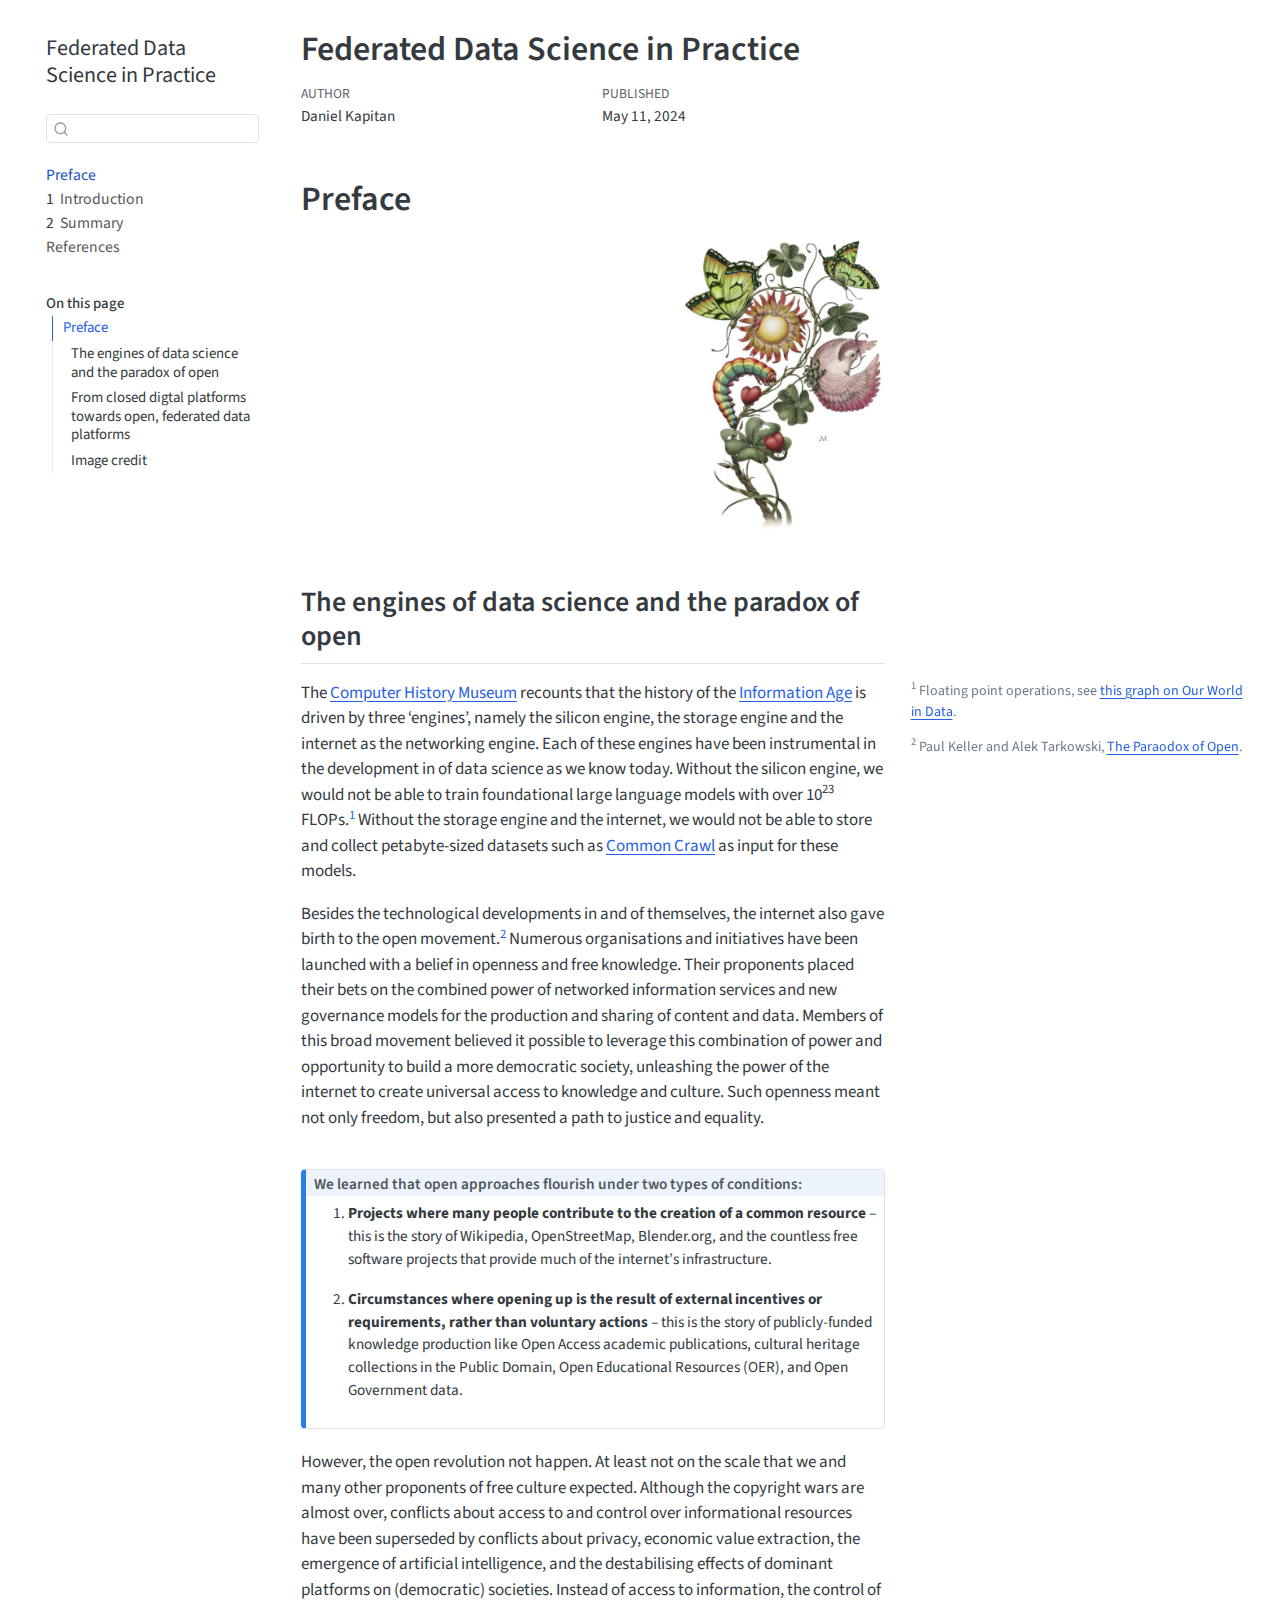
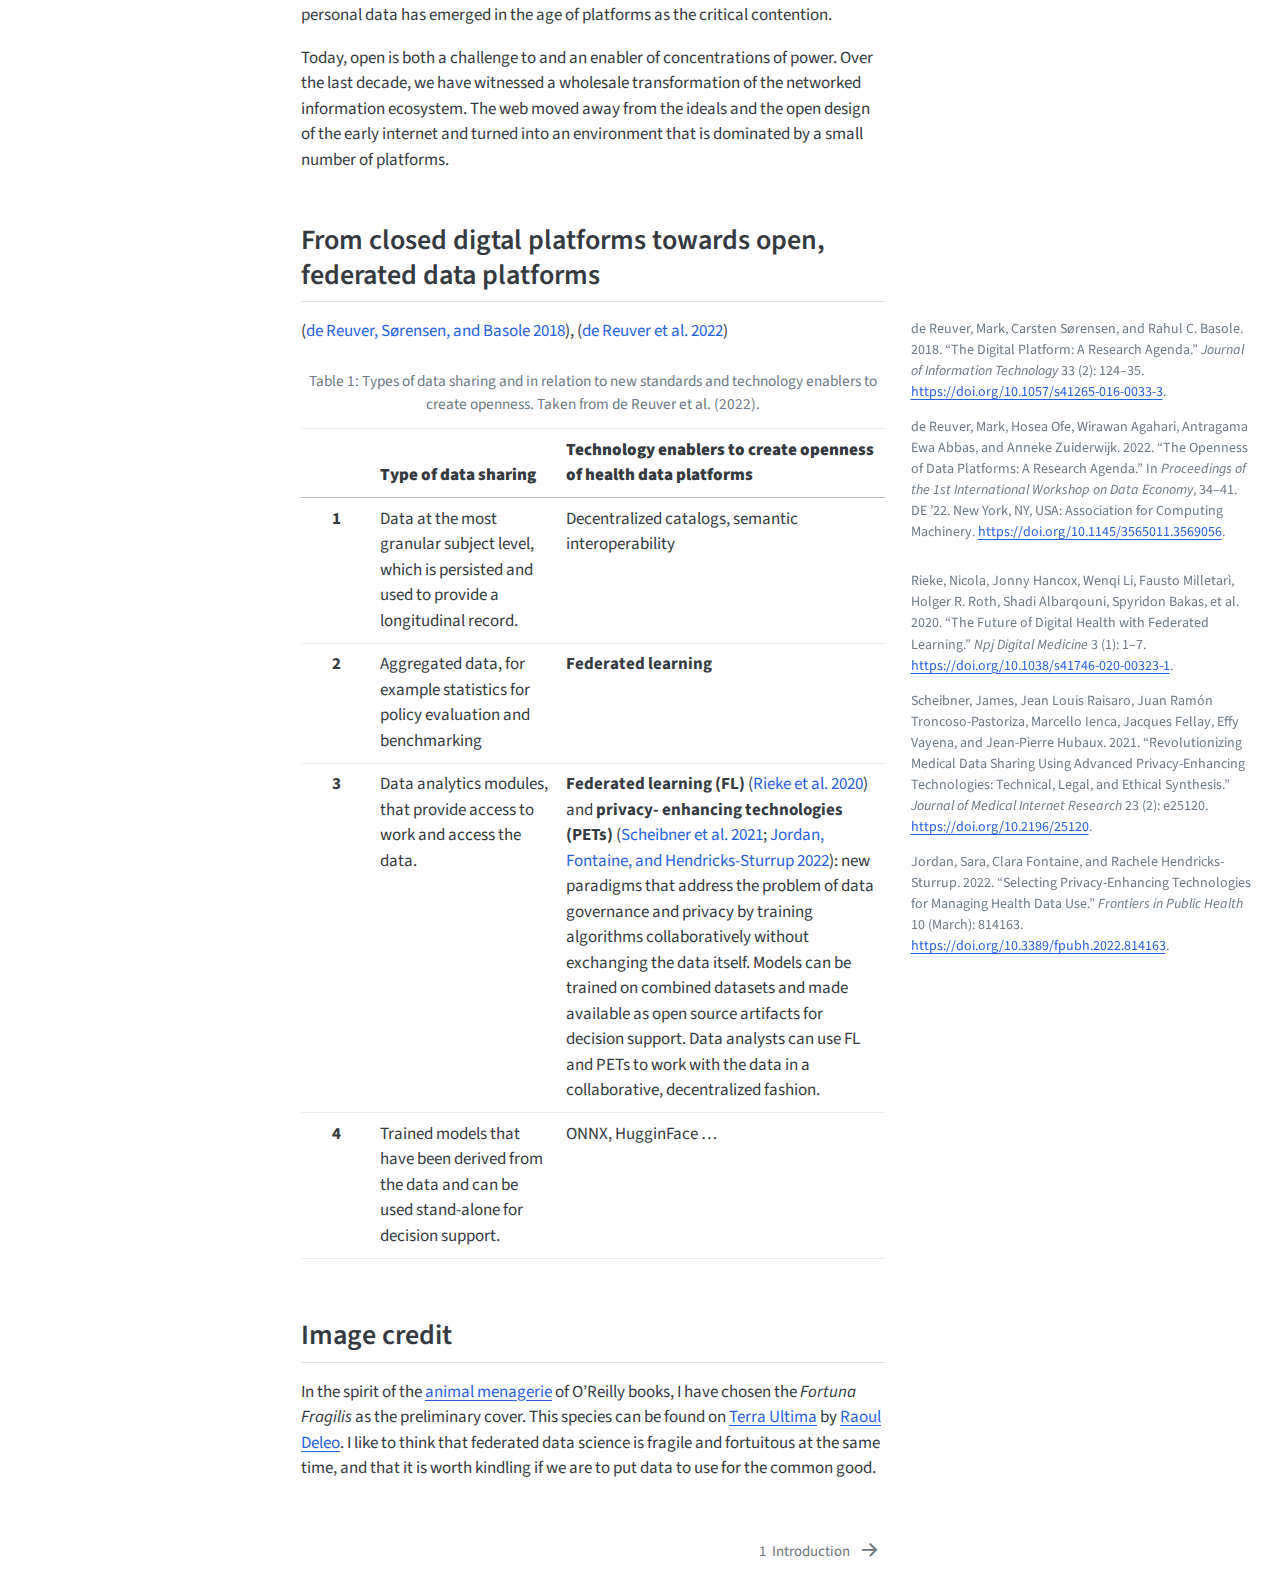
<file: index.html>
<!DOCTYPE html>
<html xmlns="http://www.w3.org/1999/xhtml" lang="en" xml:lang="en"><head>

<meta charset="utf-8">
<meta name="generator" content="quarto-1.4.554">

<meta name="viewport" content="width=device-width, initial-scale=1.0, user-scalable=yes">

<meta name="author" content="Daniel Kapitan">
<meta name="dcterms.date" content="2024-05-11">

<title>Federated Data Science in Practice</title>
<style>
code{white-space: pre-wrap;}
span.smallcaps{font-variant: small-caps;}
div.columns{display: flex; gap: min(4vw, 1.5em);}
div.column{flex: auto; overflow-x: auto;}
div.hanging-indent{margin-left: 1.5em; text-indent: -1.5em;}
ul.task-list{list-style: none;}
ul.task-list li input[type="checkbox"] {
  width: 0.8em;
  margin: 0 0.8em 0.2em -1em; /* quarto-specific, see https://github.com/quarto-dev/quarto-cli/issues/4556 */ 
  vertical-align: middle;
}
/* CSS for citations */
div.csl-bib-body { }
div.csl-entry {
  clear: both;
  margin-bottom: 0em;
}
.hanging-indent div.csl-entry {
  margin-left:2em;
  text-indent:-2em;
}
div.csl-left-margin {
  min-width:2em;
  float:left;
}
div.csl-right-inline {
  margin-left:2em;
  padding-left:1em;
}
div.csl-indent {
  margin-left: 2em;
}</style>


<script src="site_libs/quarto-nav/quarto-nav.js"></script>
<script src="site_libs/quarto-nav/headroom.min.js"></script>
<script src="site_libs/clipboard/clipboard.min.js"></script>
<script src="site_libs/quarto-search/autocomplete.umd.js"></script>
<script src="site_libs/quarto-search/fuse.min.js"></script>
<script src="site_libs/quarto-search/quarto-search.js"></script>
<meta name="quarto:offset" content="./">
<link href="./intro.html" rel="next">
<script src="site_libs/quarto-html/quarto.js"></script>
<script src="site_libs/quarto-html/popper.min.js"></script>
<script src="site_libs/quarto-html/tippy.umd.min.js"></script>
<script src="site_libs/quarto-html/anchor.min.js"></script>
<link href="site_libs/quarto-html/tippy.css" rel="stylesheet">
<link href="site_libs/quarto-html/quarto-syntax-highlighting.css" rel="stylesheet" id="quarto-text-highlighting-styles">
<script src="site_libs/bootstrap/bootstrap.min.js"></script>
<link href="site_libs/bootstrap/bootstrap-icons.css" rel="stylesheet">
<link href="site_libs/bootstrap/bootstrap.min.css" rel="stylesheet" id="quarto-bootstrap" data-mode="light">
<script id="quarto-search-options" type="application/json">{
  "location": "sidebar",
  "copy-button": false,
  "collapse-after": 3,
  "panel-placement": "start",
  "type": "textbox",
  "limit": 50,
  "keyboard-shortcut": [
    "f",
    "/",
    "s"
  ],
  "show-item-context": false,
  "language": {
    "search-no-results-text": "No results",
    "search-matching-documents-text": "matching documents",
    "search-copy-link-title": "Copy link to search",
    "search-hide-matches-text": "Hide additional matches",
    "search-more-match-text": "more match in this document",
    "search-more-matches-text": "more matches in this document",
    "search-clear-button-title": "Clear",
    "search-text-placeholder": "",
    "search-detached-cancel-button-title": "Cancel",
    "search-submit-button-title": "Submit",
    "search-label": "Search"
  }
}</script>


</head>

<body class="nav-sidebar floating slimcontent">

<div id="quarto-search-results"></div>
  <header id="quarto-header" class="headroom fixed-top">
  <nav class="quarto-secondary-nav">
    <div class="container-fluid d-flex">
      <button type="button" class="quarto-btn-toggle btn" data-bs-toggle="collapse" data-bs-target=".quarto-sidebar-collapse-item" aria-controls="quarto-sidebar" aria-expanded="false" aria-label="Toggle sidebar navigation" onclick="if (window.quartoToggleHeadroom) { window.quartoToggleHeadroom(); }">
        <i class="bi bi-layout-text-sidebar-reverse"></i>
      </button>
        <nav class="quarto-page-breadcrumbs" aria-label="breadcrumb"><ol class="breadcrumb"><li class="breadcrumb-item"><a href="./index.html">Preface</a></li></ol></nav>
        <a class="flex-grow-1" role="button" data-bs-toggle="collapse" data-bs-target=".quarto-sidebar-collapse-item" aria-controls="quarto-sidebar" aria-expanded="false" aria-label="Toggle sidebar navigation" onclick="if (window.quartoToggleHeadroom) { window.quartoToggleHeadroom(); }">      
        </a>
      <button type="button" class="btn quarto-search-button" aria-label="" onclick="window.quartoOpenSearch();">
        <i class="bi bi-search"></i>
      </button>
    </div>
  </nav>
</header>
<!-- content -->
<div id="quarto-content" class="quarto-container page-columns page-rows-contents page-layout-article">
<!-- sidebar -->
  <nav id="quarto-sidebar" class="sidebar collapse collapse-horizontal quarto-sidebar-collapse-item sidebar-navigation floating overflow-auto">
    <div class="pt-lg-2 mt-2 text-left sidebar-header">
    <div class="sidebar-title mb-0 py-0">
      <a href="./">Federated Data Science in Practice</a> 
    </div>
      </div>
        <div class="mt-2 flex-shrink-0 align-items-center">
        <div class="sidebar-search">
        <div id="quarto-search" class="" title="Search"></div>
        </div>
        </div>
    <div class="sidebar-menu-container"> 
    <ul class="list-unstyled mt-1">
        <li class="sidebar-item">
  <div class="sidebar-item-container"> 
  <a href="./index.html" class="sidebar-item-text sidebar-link active">
 <span class="menu-text">Preface</span></a>
  </div>
</li>
        <li class="sidebar-item">
  <div class="sidebar-item-container"> 
  <a href="./intro.html" class="sidebar-item-text sidebar-link">
 <span class="menu-text"><span class="chapter-number">1</span>&nbsp; <span class="chapter-title">Introduction</span></span></a>
  </div>
</li>
        <li class="sidebar-item">
  <div class="sidebar-item-container"> 
  <a href="./summary.html" class="sidebar-item-text sidebar-link">
 <span class="menu-text"><span class="chapter-number">2</span>&nbsp; <span class="chapter-title">Summary</span></span></a>
  </div>
</li>
        <li class="sidebar-item">
  <div class="sidebar-item-container"> 
  <a href="./references.html" class="sidebar-item-text sidebar-link">
 <span class="menu-text">References</span></a>
  </div>
</li>
    </ul>
    </div>
    <nav id="TOC" role="doc-toc" class="toc-active">
    <h2 id="toc-title">On this page</h2>
   
  <ul class="collapse">
  <li><a href="#preface" id="toc-preface" class="nav-link active" data-scroll-target="#preface">Preface</a>
  <ul class="collapse">
  <li><a href="#the-engines-of-data-science-and-the-paradox-of-open" id="toc-the-engines-of-data-science-and-the-paradox-of-open" class="nav-link" data-scroll-target="#the-engines-of-data-science-and-the-paradox-of-open">The engines of data science and the paradox of open</a></li>
  <li><a href="#from-closed-digtal-platforms-towards-open-federated-data-platforms" id="toc-from-closed-digtal-platforms-towards-open-federated-data-platforms" class="nav-link" data-scroll-target="#from-closed-digtal-platforms-towards-open-federated-data-platforms">From closed digtal platforms towards open, federated data platforms</a></li>
  <li><a href="#image-credit" id="toc-image-credit" class="nav-link" data-scroll-target="#image-credit">Image credit</a></li>
  </ul></li>
  </ul>
</nav>
</nav>
<div id="quarto-sidebar-glass" class="quarto-sidebar-collapse-item" data-bs-toggle="collapse" data-bs-target=".quarto-sidebar-collapse-item"></div>
<!-- margin-sidebar -->
    <div id="quarto-margin-sidebar" class="sidebar margin-sidebar">
    </div>
<!-- main -->
<main class="content page-columns page-full" id="quarto-document-content">

<header id="title-block-header" class="quarto-title-block default">
<div class="quarto-title">
<h1 class="title">Federated Data Science in Practice</h1>
</div>



<div class="quarto-title-meta">

    <div>
    <div class="quarto-title-meta-heading">Author</div>
    <div class="quarto-title-meta-contents">
             <p>Daniel Kapitan </p>
          </div>
  </div>
    
    <div>
    <div class="quarto-title-meta-heading">Published</div>
    <div class="quarto-title-meta-contents">
      <p class="date">May 11, 2024</p>
    </div>
  </div>
  
    
  </div>
  


</header>



<section id="preface" class="level1 unnumbered page-columns page-full">
<h1 class="unnumbered">Preface</h1><p><img src="terra-ultima-fortuna-fragilis.jpg" title="Federated Data Science in Practice" class="quarto-cover-image img-fluid"></p>
<section id="the-engines-of-data-science-and-the-paradox-of-open" class="level2 page-columns page-full">
<h2 class="anchored" data-anchor-id="the-engines-of-data-science-and-the-paradox-of-open">The engines of data science and the paradox of open</h2>
<p>The <a href="https://computerhistory.org/timelines/">Computer History Museum</a> recounts that the history of the <a href="https://en.wikipedia.org/wiki/Information_Age">Information Age</a> is driven by three ‘engines’, namely the silicon engine, the storage engine and the internet as the networking engine. Each of these engines have been instrumental in the development in of data science as we know today. Without the silicon engine, we would not be able to train foundational large language models with over 10<sup>23</sup> FLOPs.<a href="#fn1" class="footnote-ref" id="fnref1" role="doc-noteref"><sup>1</sup></a> Without the storage engine and the internet, we would not be able to store and collect petabyte-sized datasets such as <a href="https://commoncrawl.org/">Common Crawl</a> as input for these models.</p>
<div class="no-row-height column-margin column-container"><div id="fn1"><p><sup>1</sup>&nbsp;Floating point operations, see <a href="https://ourworldindata.org/grapher/artificial-intelligence-training-computation">this graph on Our World in Data</a>.</p></div><div id="fn2"><p><sup>2</sup>&nbsp;Paul Keller and Alek Tarkowski, <a href="https://paradox.openfuture.eu/">The Paraodox of Open</a>.</p></div></div><p>Besides the technological developments in and of themselves, the internet also gave birth to the open movement.<a href="#fn2" class="footnote-ref" id="fnref2" role="doc-noteref"><sup>2</sup></a> Numerous organisations and initiatives have been launched with a belief in openness and free knowledge. Their proponents placed their bets on the combined power of networked information services and new governance models for the production and sharing of content and data. Members of this broad movement believed it possible to leverage this combination of power and opportunity to build a more democratic society, unleashing the power of the internet to create universal access to knowledge and culture. Such openness meant not only freedom, but also presented a path to justice and equality.</p>
<div class="callout callout-style-default callout-note no-icon callout-titled">
<div class="callout-header d-flex align-content-center">
<div class="callout-icon-container">
<i class="callout-icon no-icon"></i>
</div>
<div class="callout-title-container flex-fill">
We learned that open approaches flourish under two types of conditions:
</div>
</div>
<div class="callout-body-container callout-body">
<ol type="1">
<li><p><strong>Projects where many people contribute to the creation of a common resource</strong> – this is the story of Wikipedia, OpenStreetMap, Blender.org, and the countless free software projects that provide much of the internet’s infrastructure.</p></li>
<li><p><strong>Circumstances where opening up is the result of external incentives or requirements, rather than voluntary actions</strong> – this is the story of publicly-funded knowledge production like Open Access academic publications, cultural heritage collections in the Public Domain, Open Educational Resources (OER), and Open Government data.</p></li>
</ol>
</div>
</div>
<p>However, the open revolution not happen. At least not on the scale that we and many other proponents of free culture expected. Although the copyright wars are almost over, conflicts about access to and control over informational resources have been superseded by conflicts about privacy, economic value extraction, the emergence of artificial intelligence, and the destabilising effects of dominant platforms on (democratic) societies. Instead of access to information, the control of personal data has emerged in the age of platforms as the critical contention.</p>
<p>Today, open is both a challenge to and an enabler of concentrations of power. Over the last decade, we have witnessed a wholesale transformation of the networked information ecosystem. The web moved away from the ideals and the open design of the early internet and turned into an environment that is dominated by a small number of platforms.</p>
</section>
<section id="from-closed-digtal-platforms-towards-open-federated-data-platforms" class="level2 page-columns page-full">
<h2 class="anchored" data-anchor-id="from-closed-digtal-platforms-towards-open-federated-data-platforms">From closed digtal platforms towards open, federated data platforms</h2>
<p><span class="citation" data-cites="dereuver2018digital">(<a href="references.html#ref-dereuver2018digital" role="doc-biblioref">de Reuver, Sørensen, and Basole 2018</a>)</span>, <span class="citation" data-cites="dereuver2022openness">(<a href="references.html#ref-dereuver2022openness" role="doc-biblioref">de Reuver et al. 2022</a>)</span></p>
<div class="no-row-height column-margin column-container"><div id="ref-dereuver2018digital" class="csl-entry" role="listitem">
de Reuver, Mark, Carsten Sørensen, and Rahul C. Basole. 2018. <span>“The <span>Digital Platform</span>: <span>A Research Agenda</span>.”</span> <em>Journal of Information Technology</em> 33 (2): 124–35. <a href="https://doi.org/10.1057/s41265-016-0033-3">https://doi.org/10.1057/s41265-016-0033-3</a>.
</div><div id="ref-dereuver2022openness" class="csl-entry" role="listitem">
de Reuver, Mark, Hosea Ofe, Wirawan Agahari, Antragama Ewa Abbas, and Anneke Zuiderwijk. 2022. <span>“The Openness of Data Platforms: A Research Agenda.”</span> In <em>Proceedings of the 1st <span>International Workshop</span> on <span>Data Economy</span></em>, 34–41. <span>DE</span> ’22. New York, NY, USA: Association for Computing Machinery. <a href="https://doi.org/10.1145/3565011.3569056">https://doi.org/10.1145/3565011.3569056</a>.
</div></div><div id="tbl-types-data-sharing" class="quarto-float anchored page-columns page-full">
<figure class="quarto-float quarto-float-tbl figure page-columns page-full">
<figcaption class="quarto-float-caption-top quarto-float-caption quarto-float-tbl" id="tbl-types-data-sharing-caption-0ceaefa1-69ba-4598-a22c-09a6ac19f8ca">
Table&nbsp;1: Types of data sharing and in relation to new standards and technology enablers to create openness. Taken from de Reuver et al.&nbsp;(2022).
</figcaption>
<div aria-describedby="tbl-types-data-sharing-caption-0ceaefa1-69ba-4598-a22c-09a6ac19f8ca" class="page-columns page-full">
<table class="table">
<colgroup>
<col style="width: 12%">
<col style="width: 32%">
<col style="width: 56%">
</colgroup>
<thead>
<tr class="header">
<th style="text-align: center;"></th>
<th style="text-align: left;"><strong>Type of data sharing</strong></th>
<th style="text-align: left;"><strong>Technology enablers to create openness of health data platforms</strong></th>
</tr>
</thead>
<tbody>
<tr class="odd">
<td style="text-align: center;"><strong>1</strong></td>
<td style="text-align: left;">Data at the most granular subject level, which is persisted and used to provide a longitudinal record.</td>
<td style="text-align: left;">Decentralized catalogs, semantic interoperability</td>
</tr>
<tr class="even">
<td style="text-align: center;"><strong>2</strong></td>
<td style="text-align: left;">Aggregated data, for example statistics for policy evaluation and benchmarking</td>
<td style="text-align: left;"><strong>Federated learning</strong></td>
</tr>
<tr class="odd">
<td style="text-align: center;"><strong>3</strong></td>
<td style="text-align: left;">Data analytics modules, that provide access to work and access the data.</td>
<td style="text-align: left;"><strong>Federated learning (FL)</strong> <span class="citation" data-cites="rieke2020future">(<a href="references.html#ref-rieke2020future" role="doc-biblioref">Rieke et al. 2020</a>)</span> and <strong>privacy- enhancing technologies (PETs)</strong> <span class="citation" data-cites="scheibner2021revolutionizing jordan2022selecting">(<a href="references.html#ref-scheibner2021revolutionizing" role="doc-biblioref">Scheibner et al. 2021</a>; <a href="references.html#ref-jordan2022selecting" role="doc-biblioref">Jordan, Fontaine, and Hendricks-Sturrup 2022</a>)</span>: new paradigms that address the problem of data governance and privacy by training algorithms collaboratively without exchanging the data itself. Models can be trained on combined datasets and made available as open source artifacts for decision support. Data analysts can use FL and PETs to work with the data in a collaborative, decentralized fashion.</td>
</tr>
<tr class="even">
<td style="text-align: center;"><strong>4</strong></td>
<td style="text-align: left;">Trained models that have been derived from the data and can be used stand-alone for decision support.</td>
<td style="text-align: left;">ONNX, HugginFace …</td>
</tr>
</tbody>
</table>
<div class="no-row-height column-margin column-container"><div id="ref-rieke2020future" class="csl-entry" role="listitem">
Rieke, Nicola, Jonny Hancox, Wenqi Li, Fausto Milletarì, Holger R. Roth, Shadi Albarqouni, Spyridon Bakas, et al. 2020. <span>“The Future of Digital Health with Federated Learning.”</span> <em>Npj Digital Medicine</em> 3 (1): 1–7. <a href="https://doi.org/10.1038/s41746-020-00323-1">https://doi.org/10.1038/s41746-020-00323-1</a>.
</div><div id="ref-scheibner2021revolutionizing" class="csl-entry" role="listitem">
Scheibner, James, Jean Louis Raisaro, Juan Ramón Troncoso-Pastoriza, Marcello Ienca, Jacques Fellay, Effy Vayena, and Jean-Pierre Hubaux. 2021. <span>“Revolutionizing <span>Medical Data Sharing Using Advanced Privacy-Enhancing Technologies</span>: <span>Technical</span>, <span>Legal</span>, and <span>Ethical Synthesis</span>.”</span> <em>Journal of Medical Internet Research</em> 23 (2): e25120. <a href="https://doi.org/10.2196/25120">https://doi.org/10.2196/25120</a>.
</div><div id="ref-jordan2022selecting" class="csl-entry" role="listitem">
Jordan, Sara, Clara Fontaine, and Rachele Hendricks-Sturrup. 2022. <span>“Selecting <span>Privacy-Enhancing Technologies</span> for <span>Managing Health Data Use</span>.”</span> <em>Frontiers in Public Health</em> 10 (March): 814163. <a href="https://doi.org/10.3389/fpubh.2022.814163">https://doi.org/10.3389/fpubh.2022.814163</a>.
</div></div></div>
</figure>
</div>
</section>
<section id="image-credit" class="level2">
<h2 class="anchored" data-anchor-id="image-credit">Image credit</h2>
<p>In the spirit of the <a href="https://www-oreilly-com.dianus.libr.tue.nl/animals.csp">animal menagerie</a> of O’Reilly books, I have chosen the <em>Fortuna Fragilis</em> as the preliminary cover. This species can be found on <a href="https://terra-ultima.tumblr.com/">Terra Ultima</a> by <a href="https://raouldeleo.com/">Raoul Deleo</a>. I like to think that federated data science is fragile and fortuitous at the same time, and that it is worth kindling if we are to put data to use for the common good.</p>



</section>
</section>


</main> <!-- /main -->
<script id="quarto-html-after-body" type="application/javascript">
window.document.addEventListener("DOMContentLoaded", function (event) {
  const toggleBodyColorMode = (bsSheetEl) => {
    const mode = bsSheetEl.getAttribute("data-mode");
    const bodyEl = window.document.querySelector("body");
    if (mode === "dark") {
      bodyEl.classList.add("quarto-dark");
      bodyEl.classList.remove("quarto-light");
    } else {
      bodyEl.classList.add("quarto-light");
      bodyEl.classList.remove("quarto-dark");
    }
  }
  const toggleBodyColorPrimary = () => {
    const bsSheetEl = window.document.querySelector("link#quarto-bootstrap");
    if (bsSheetEl) {
      toggleBodyColorMode(bsSheetEl);
    }
  }
  toggleBodyColorPrimary();  
  const icon = "";
  const anchorJS = new window.AnchorJS();
  anchorJS.options = {
    placement: 'right',
    icon: icon
  };
  anchorJS.add('.anchored');
  const isCodeAnnotation = (el) => {
    for (const clz of el.classList) {
      if (clz.startsWith('code-annotation-')) {                     
        return true;
      }
    }
    return false;
  }
  const clipboard = new window.ClipboardJS('.code-copy-button', {
    text: function(trigger) {
      const codeEl = trigger.previousElementSibling.cloneNode(true);
      for (const childEl of codeEl.children) {
        if (isCodeAnnotation(childEl)) {
          childEl.remove();
        }
      }
      return codeEl.innerText;
    }
  });
  clipboard.on('success', function(e) {
    // button target
    const button = e.trigger;
    // don't keep focus
    button.blur();
    // flash "checked"
    button.classList.add('code-copy-button-checked');
    var currentTitle = button.getAttribute("title");
    button.setAttribute("title", "Copied!");
    let tooltip;
    if (window.bootstrap) {
      button.setAttribute("data-bs-toggle", "tooltip");
      button.setAttribute("data-bs-placement", "left");
      button.setAttribute("data-bs-title", "Copied!");
      tooltip = new bootstrap.Tooltip(button, 
        { trigger: "manual", 
          customClass: "code-copy-button-tooltip",
          offset: [0, -8]});
      tooltip.show();    
    }
    setTimeout(function() {
      if (tooltip) {
        tooltip.hide();
        button.removeAttribute("data-bs-title");
        button.removeAttribute("data-bs-toggle");
        button.removeAttribute("data-bs-placement");
      }
      button.setAttribute("title", currentTitle);
      button.classList.remove('code-copy-button-checked');
    }, 1000);
    // clear code selection
    e.clearSelection();
  });
    var localhostRegex = new RegExp(/^(?:http|https):\/\/localhost\:?[0-9]*\//);
    var mailtoRegex = new RegExp(/^mailto:/);
      var filterRegex = new RegExp('/' + window.location.host + '/');
    var isInternal = (href) => {
        return filterRegex.test(href) || localhostRegex.test(href) || mailtoRegex.test(href);
    }
    // Inspect non-navigation links and adorn them if external
 	var links = window.document.querySelectorAll('a[href]:not(.nav-link):not(.navbar-brand):not(.toc-action):not(.sidebar-link):not(.sidebar-item-toggle):not(.pagination-link):not(.no-external):not([aria-hidden]):not(.dropdown-item):not(.quarto-navigation-tool)');
    for (var i=0; i<links.length; i++) {
      const link = links[i];
      if (!isInternal(link.href)) {
        // undo the damage that might have been done by quarto-nav.js in the case of
        // links that we want to consider external
        if (link.dataset.originalHref !== undefined) {
          link.href = link.dataset.originalHref;
        }
      }
    }
  function tippyHover(el, contentFn, onTriggerFn, onUntriggerFn) {
    const config = {
      allowHTML: true,
      maxWidth: 500,
      delay: 100,
      arrow: false,
      appendTo: function(el) {
          return el.parentElement;
      },
      interactive: true,
      interactiveBorder: 10,
      theme: 'quarto',
      placement: 'bottom-start',
    };
    if (contentFn) {
      config.content = contentFn;
    }
    if (onTriggerFn) {
      config.onTrigger = onTriggerFn;
    }
    if (onUntriggerFn) {
      config.onUntrigger = onUntriggerFn;
    }
    window.tippy(el, config); 
  }
  const noterefs = window.document.querySelectorAll('a[role="doc-noteref"]');
  for (var i=0; i<noterefs.length; i++) {
    const ref = noterefs[i];
    tippyHover(ref, function() {
      // use id or data attribute instead here
      let href = ref.getAttribute('data-footnote-href') || ref.getAttribute('href');
      try { href = new URL(href).hash; } catch {}
      const id = href.replace(/^#\/?/, "");
      const note = window.document.getElementById(id);
      if (note) {
        return note.innerHTML;
      } else {
        return "";
      }
    });
  }
  const xrefs = window.document.querySelectorAll('a.quarto-xref');
  const processXRef = (id, note) => {
    // Strip column container classes
    const stripColumnClz = (el) => {
      el.classList.remove("page-full", "page-columns");
      if (el.children) {
        for (const child of el.children) {
          stripColumnClz(child);
        }
      }
    }
    stripColumnClz(note)
    if (id === null || id.startsWith('sec-')) {
      // Special case sections, only their first couple elements
      const container = document.createElement("div");
      if (note.children && note.children.length > 2) {
        container.appendChild(note.children[0].cloneNode(true));
        for (let i = 1; i < note.children.length; i++) {
          const child = note.children[i];
          if (child.tagName === "P" && child.innerText === "") {
            continue;
          } else {
            container.appendChild(child.cloneNode(true));
            break;
          }
        }
        if (window.Quarto?.typesetMath) {
          window.Quarto.typesetMath(container);
        }
        return container.innerHTML
      } else {
        if (window.Quarto?.typesetMath) {
          window.Quarto.typesetMath(note);
        }
        return note.innerHTML;
      }
    } else {
      // Remove any anchor links if they are present
      const anchorLink = note.querySelector('a.anchorjs-link');
      if (anchorLink) {
        anchorLink.remove();
      }
      if (window.Quarto?.typesetMath) {
        window.Quarto.typesetMath(note);
      }
      // TODO in 1.5, we should make sure this works without a callout special case
      if (note.classList.contains("callout")) {
        return note.outerHTML;
      } else {
        return note.innerHTML;
      }
    }
  }
  for (var i=0; i<xrefs.length; i++) {
    const xref = xrefs[i];
    tippyHover(xref, undefined, function(instance) {
      instance.disable();
      let url = xref.getAttribute('href');
      let hash = undefined; 
      if (url.startsWith('#')) {
        hash = url;
      } else {
        try { hash = new URL(url).hash; } catch {}
      }
      if (hash) {
        const id = hash.replace(/^#\/?/, "");
        const note = window.document.getElementById(id);
        if (note !== null) {
          try {
            const html = processXRef(id, note.cloneNode(true));
            instance.setContent(html);
          } finally {
            instance.enable();
            instance.show();
          }
        } else {
          // See if we can fetch this
          fetch(url.split('#')[0])
          .then(res => res.text())
          .then(html => {
            const parser = new DOMParser();
            const htmlDoc = parser.parseFromString(html, "text/html");
            const note = htmlDoc.getElementById(id);
            if (note !== null) {
              const html = processXRef(id, note);
              instance.setContent(html);
            } 
          }).finally(() => {
            instance.enable();
            instance.show();
          });
        }
      } else {
        // See if we can fetch a full url (with no hash to target)
        // This is a special case and we should probably do some content thinning / targeting
        fetch(url)
        .then(res => res.text())
        .then(html => {
          const parser = new DOMParser();
          const htmlDoc = parser.parseFromString(html, "text/html");
          const note = htmlDoc.querySelector('main.content');
          if (note !== null) {
            // This should only happen for chapter cross references
            // (since there is no id in the URL)
            // remove the first header
            if (note.children.length > 0 && note.children[0].tagName === "HEADER") {
              note.children[0].remove();
            }
            const html = processXRef(null, note);
            instance.setContent(html);
          } 
        }).finally(() => {
          instance.enable();
          instance.show();
        });
      }
    }, function(instance) {
    });
  }
      let selectedAnnoteEl;
      const selectorForAnnotation = ( cell, annotation) => {
        let cellAttr = 'data-code-cell="' + cell + '"';
        let lineAttr = 'data-code-annotation="' +  annotation + '"';
        const selector = 'span[' + cellAttr + '][' + lineAttr + ']';
        return selector;
      }
      const selectCodeLines = (annoteEl) => {
        const doc = window.document;
        const targetCell = annoteEl.getAttribute("data-target-cell");
        const targetAnnotation = annoteEl.getAttribute("data-target-annotation");
        const annoteSpan = window.document.querySelector(selectorForAnnotation(targetCell, targetAnnotation));
        const lines = annoteSpan.getAttribute("data-code-lines").split(",");
        const lineIds = lines.map((line) => {
          return targetCell + "-" + line;
        })
        let top = null;
        let height = null;
        let parent = null;
        if (lineIds.length > 0) {
            //compute the position of the single el (top and bottom and make a div)
            const el = window.document.getElementById(lineIds[0]);
            top = el.offsetTop;
            height = el.offsetHeight;
            parent = el.parentElement.parentElement;
          if (lineIds.length > 1) {
            const lastEl = window.document.getElementById(lineIds[lineIds.length - 1]);
            const bottom = lastEl.offsetTop + lastEl.offsetHeight;
            height = bottom - top;
          }
          if (top !== null && height !== null && parent !== null) {
            // cook up a div (if necessary) and position it 
            let div = window.document.getElementById("code-annotation-line-highlight");
            if (div === null) {
              div = window.document.createElement("div");
              div.setAttribute("id", "code-annotation-line-highlight");
              div.style.position = 'absolute';
              parent.appendChild(div);
            }
            div.style.top = top - 2 + "px";
            div.style.height = height + 4 + "px";
            div.style.left = 0;
            let gutterDiv = window.document.getElementById("code-annotation-line-highlight-gutter");
            if (gutterDiv === null) {
              gutterDiv = window.document.createElement("div");
              gutterDiv.setAttribute("id", "code-annotation-line-highlight-gutter");
              gutterDiv.style.position = 'absolute';
              const codeCell = window.document.getElementById(targetCell);
              const gutter = codeCell.querySelector('.code-annotation-gutter');
              gutter.appendChild(gutterDiv);
            }
            gutterDiv.style.top = top - 2 + "px";
            gutterDiv.style.height = height + 4 + "px";
          }
          selectedAnnoteEl = annoteEl;
        }
      };
      const unselectCodeLines = () => {
        const elementsIds = ["code-annotation-line-highlight", "code-annotation-line-highlight-gutter"];
        elementsIds.forEach((elId) => {
          const div = window.document.getElementById(elId);
          if (div) {
            div.remove();
          }
        });
        selectedAnnoteEl = undefined;
      };
        // Handle positioning of the toggle
    window.addEventListener(
      "resize",
      throttle(() => {
        elRect = undefined;
        if (selectedAnnoteEl) {
          selectCodeLines(selectedAnnoteEl);
        }
      }, 10)
    );
    function throttle(fn, ms) {
    let throttle = false;
    let timer;
      return (...args) => {
        if(!throttle) { // first call gets through
            fn.apply(this, args);
            throttle = true;
        } else { // all the others get throttled
            if(timer) clearTimeout(timer); // cancel #2
            timer = setTimeout(() => {
              fn.apply(this, args);
              timer = throttle = false;
            }, ms);
        }
      };
    }
      // Attach click handler to the DT
      const annoteDls = window.document.querySelectorAll('dt[data-target-cell]');
      for (const annoteDlNode of annoteDls) {
        annoteDlNode.addEventListener('click', (event) => {
          const clickedEl = event.target;
          if (clickedEl !== selectedAnnoteEl) {
            unselectCodeLines();
            const activeEl = window.document.querySelector('dt[data-target-cell].code-annotation-active');
            if (activeEl) {
              activeEl.classList.remove('code-annotation-active');
            }
            selectCodeLines(clickedEl);
            clickedEl.classList.add('code-annotation-active');
          } else {
            // Unselect the line
            unselectCodeLines();
            clickedEl.classList.remove('code-annotation-active');
          }
        });
      }
  const findCites = (el) => {
    const parentEl = el.parentElement;
    if (parentEl) {
      const cites = parentEl.dataset.cites;
      if (cites) {
        return {
          el,
          cites: cites.split(' ')
        };
      } else {
        return findCites(el.parentElement)
      }
    } else {
      return undefined;
    }
  };
  var bibliorefs = window.document.querySelectorAll('a[role="doc-biblioref"]');
  for (var i=0; i<bibliorefs.length; i++) {
    const ref = bibliorefs[i];
    const citeInfo = findCites(ref);
    if (citeInfo) {
      tippyHover(citeInfo.el, function() {
        var popup = window.document.createElement('div');
        citeInfo.cites.forEach(function(cite) {
          var citeDiv = window.document.createElement('div');
          citeDiv.classList.add('hanging-indent');
          citeDiv.classList.add('csl-entry');
          var biblioDiv = window.document.getElementById('ref-' + cite);
          if (biblioDiv) {
            citeDiv.innerHTML = biblioDiv.innerHTML;
          }
          popup.appendChild(citeDiv);
        });
        return popup.innerHTML;
      });
    }
  }
});
</script>
<nav class="page-navigation">
  <div class="nav-page nav-page-previous">
  </div>
  <div class="nav-page nav-page-next">
      <a href="./intro.html" class="pagination-link" aria-label="Introduction">
        <span class="nav-page-text"><span class="chapter-number">1</span>&nbsp; <span class="chapter-title">Introduction</span></span> <i class="bi bi-arrow-right-short"></i>
      </a>
  </div>
</nav>
</div> <!-- /content -->




</body></html>
</file>
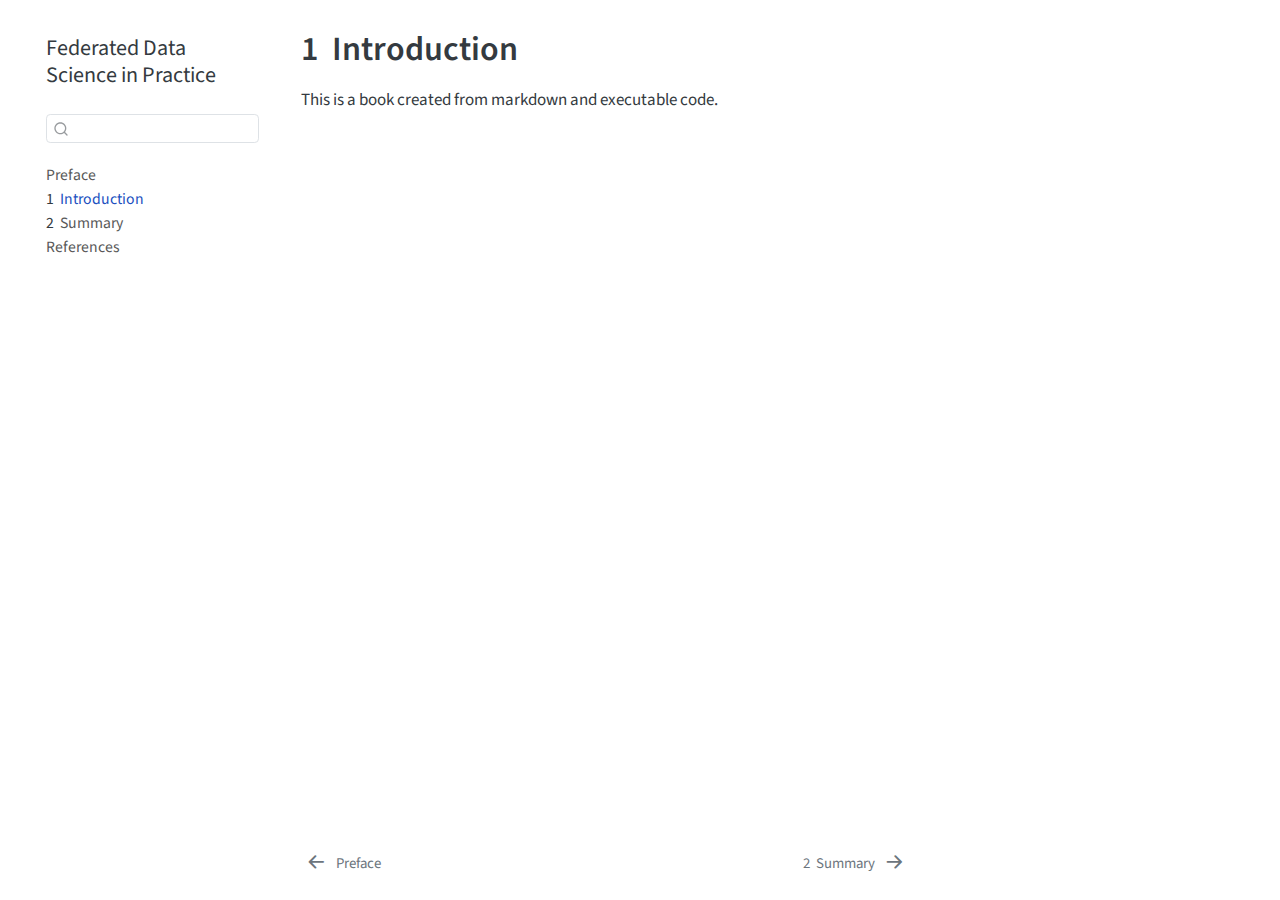
<file: intro.html>
<!DOCTYPE html>
<html xmlns="http://www.w3.org/1999/xhtml" lang="en" xml:lang="en"><head>

<meta charset="utf-8">
<meta name="generator" content="quarto-1.4.554">

<meta name="viewport" content="width=device-width, initial-scale=1.0, user-scalable=yes">


<title>Federated Data Science in Practice - 1&nbsp; Introduction</title>
<style>
code{white-space: pre-wrap;}
span.smallcaps{font-variant: small-caps;}
div.columns{display: flex; gap: min(4vw, 1.5em);}
div.column{flex: auto; overflow-x: auto;}
div.hanging-indent{margin-left: 1.5em; text-indent: -1.5em;}
ul.task-list{list-style: none;}
ul.task-list li input[type="checkbox"] {
  width: 0.8em;
  margin: 0 0.8em 0.2em -1em; /* quarto-specific, see https://github.com/quarto-dev/quarto-cli/issues/4556 */ 
  vertical-align: middle;
}
</style>


<script src="site_libs/quarto-nav/quarto-nav.js"></script>
<script src="site_libs/quarto-nav/headroom.min.js"></script>
<script src="site_libs/clipboard/clipboard.min.js"></script>
<script src="site_libs/quarto-search/autocomplete.umd.js"></script>
<script src="site_libs/quarto-search/fuse.min.js"></script>
<script src="site_libs/quarto-search/quarto-search.js"></script>
<meta name="quarto:offset" content="./">
<link href="./summary.html" rel="next">
<link href="./index.html" rel="prev">
<script src="site_libs/quarto-html/quarto.js"></script>
<script src="site_libs/quarto-html/popper.min.js"></script>
<script src="site_libs/quarto-html/tippy.umd.min.js"></script>
<script src="site_libs/quarto-html/anchor.min.js"></script>
<link href="site_libs/quarto-html/tippy.css" rel="stylesheet">
<link href="site_libs/quarto-html/quarto-syntax-highlighting.css" rel="stylesheet" id="quarto-text-highlighting-styles">
<script src="site_libs/bootstrap/bootstrap.min.js"></script>
<link href="site_libs/bootstrap/bootstrap-icons.css" rel="stylesheet">
<link href="site_libs/bootstrap/bootstrap.min.css" rel="stylesheet" id="quarto-bootstrap" data-mode="light">
<script id="quarto-search-options" type="application/json">{
  "location": "sidebar",
  "copy-button": false,
  "collapse-after": 3,
  "panel-placement": "start",
  "type": "textbox",
  "limit": 50,
  "keyboard-shortcut": [
    "f",
    "/",
    "s"
  ],
  "show-item-context": false,
  "language": {
    "search-no-results-text": "No results",
    "search-matching-documents-text": "matching documents",
    "search-copy-link-title": "Copy link to search",
    "search-hide-matches-text": "Hide additional matches",
    "search-more-match-text": "more match in this document",
    "search-more-matches-text": "more matches in this document",
    "search-clear-button-title": "Clear",
    "search-text-placeholder": "",
    "search-detached-cancel-button-title": "Cancel",
    "search-submit-button-title": "Submit",
    "search-label": "Search"
  }
}</script>


</head>

<body class="nav-sidebar floating">

<div id="quarto-search-results"></div>
  <header id="quarto-header" class="headroom fixed-top">
  <nav class="quarto-secondary-nav">
    <div class="container-fluid d-flex">
      <button type="button" class="quarto-btn-toggle btn" data-bs-toggle="collapse" data-bs-target=".quarto-sidebar-collapse-item" aria-controls="quarto-sidebar" aria-expanded="false" aria-label="Toggle sidebar navigation" onclick="if (window.quartoToggleHeadroom) { window.quartoToggleHeadroom(); }">
        <i class="bi bi-layout-text-sidebar-reverse"></i>
      </button>
        <nav class="quarto-page-breadcrumbs" aria-label="breadcrumb"><ol class="breadcrumb"><li class="breadcrumb-item"><a href="./intro.html"><span class="chapter-number">1</span>&nbsp; <span class="chapter-title">Introduction</span></a></li></ol></nav>
        <a class="flex-grow-1" role="button" data-bs-toggle="collapse" data-bs-target=".quarto-sidebar-collapse-item" aria-controls="quarto-sidebar" aria-expanded="false" aria-label="Toggle sidebar navigation" onclick="if (window.quartoToggleHeadroom) { window.quartoToggleHeadroom(); }">      
        </a>
      <button type="button" class="btn quarto-search-button" aria-label="" onclick="window.quartoOpenSearch();">
        <i class="bi bi-search"></i>
      </button>
    </div>
  </nav>
</header>
<!-- content -->
<div id="quarto-content" class="quarto-container page-columns page-rows-contents page-layout-article">
<!-- sidebar -->
  <nav id="quarto-sidebar" class="sidebar collapse collapse-horizontal quarto-sidebar-collapse-item sidebar-navigation floating overflow-auto">
    <div class="pt-lg-2 mt-2 text-left sidebar-header">
    <div class="sidebar-title mb-0 py-0">
      <a href="./">Federated Data Science in Practice</a> 
    </div>
      </div>
        <div class="mt-2 flex-shrink-0 align-items-center">
        <div class="sidebar-search">
        <div id="quarto-search" class="" title="Search"></div>
        </div>
        </div>
    <div class="sidebar-menu-container"> 
    <ul class="list-unstyled mt-1">
        <li class="sidebar-item">
  <div class="sidebar-item-container"> 
  <a href="./index.html" class="sidebar-item-text sidebar-link">
 <span class="menu-text">Preface</span></a>
  </div>
</li>
        <li class="sidebar-item">
  <div class="sidebar-item-container"> 
  <a href="./intro.html" class="sidebar-item-text sidebar-link active">
 <span class="menu-text"><span class="chapter-number">1</span>&nbsp; <span class="chapter-title">Introduction</span></span></a>
  </div>
</li>
        <li class="sidebar-item">
  <div class="sidebar-item-container"> 
  <a href="./summary.html" class="sidebar-item-text sidebar-link">
 <span class="menu-text"><span class="chapter-number">2</span>&nbsp; <span class="chapter-title">Summary</span></span></a>
  </div>
</li>
        <li class="sidebar-item">
  <div class="sidebar-item-container"> 
  <a href="./references.html" class="sidebar-item-text sidebar-link">
 <span class="menu-text">References</span></a>
  </div>
</li>
    </ul>
    </div>
    
</nav>
<div id="quarto-sidebar-glass" class="quarto-sidebar-collapse-item" data-bs-toggle="collapse" data-bs-target=".quarto-sidebar-collapse-item"></div>
<!-- margin-sidebar -->
    <div id="quarto-margin-sidebar" class="sidebar margin-sidebar">
    </div>
<!-- main -->
<main class="content" id="quarto-document-content">

<header id="title-block-header" class="quarto-title-block default">
<div class="quarto-title">
<h1 class="title"><span class="chapter-number">1</span>&nbsp; <span class="chapter-title">Introduction</span></h1>
</div>



<div class="quarto-title-meta">

    
  
    
  </div>
  


</header>


<p>This is a book created from markdown and executable code.</p>



</main> <!-- /main -->
<script id="quarto-html-after-body" type="application/javascript">
window.document.addEventListener("DOMContentLoaded", function (event) {
  const toggleBodyColorMode = (bsSheetEl) => {
    const mode = bsSheetEl.getAttribute("data-mode");
    const bodyEl = window.document.querySelector("body");
    if (mode === "dark") {
      bodyEl.classList.add("quarto-dark");
      bodyEl.classList.remove("quarto-light");
    } else {
      bodyEl.classList.add("quarto-light");
      bodyEl.classList.remove("quarto-dark");
    }
  }
  const toggleBodyColorPrimary = () => {
    const bsSheetEl = window.document.querySelector("link#quarto-bootstrap");
    if (bsSheetEl) {
      toggleBodyColorMode(bsSheetEl);
    }
  }
  toggleBodyColorPrimary();  
  const icon = "";
  const anchorJS = new window.AnchorJS();
  anchorJS.options = {
    placement: 'right',
    icon: icon
  };
  anchorJS.add('.anchored');
  const isCodeAnnotation = (el) => {
    for (const clz of el.classList) {
      if (clz.startsWith('code-annotation-')) {                     
        return true;
      }
    }
    return false;
  }
  const clipboard = new window.ClipboardJS('.code-copy-button', {
    text: function(trigger) {
      const codeEl = trigger.previousElementSibling.cloneNode(true);
      for (const childEl of codeEl.children) {
        if (isCodeAnnotation(childEl)) {
          childEl.remove();
        }
      }
      return codeEl.innerText;
    }
  });
  clipboard.on('success', function(e) {
    // button target
    const button = e.trigger;
    // don't keep focus
    button.blur();
    // flash "checked"
    button.classList.add('code-copy-button-checked');
    var currentTitle = button.getAttribute("title");
    button.setAttribute("title", "Copied!");
    let tooltip;
    if (window.bootstrap) {
      button.setAttribute("data-bs-toggle", "tooltip");
      button.setAttribute("data-bs-placement", "left");
      button.setAttribute("data-bs-title", "Copied!");
      tooltip = new bootstrap.Tooltip(button, 
        { trigger: "manual", 
          customClass: "code-copy-button-tooltip",
          offset: [0, -8]});
      tooltip.show();    
    }
    setTimeout(function() {
      if (tooltip) {
        tooltip.hide();
        button.removeAttribute("data-bs-title");
        button.removeAttribute("data-bs-toggle");
        button.removeAttribute("data-bs-placement");
      }
      button.setAttribute("title", currentTitle);
      button.classList.remove('code-copy-button-checked');
    }, 1000);
    // clear code selection
    e.clearSelection();
  });
    var localhostRegex = new RegExp(/^(?:http|https):\/\/localhost\:?[0-9]*\//);
    var mailtoRegex = new RegExp(/^mailto:/);
      var filterRegex = new RegExp('/' + window.location.host + '/');
    var isInternal = (href) => {
        return filterRegex.test(href) || localhostRegex.test(href) || mailtoRegex.test(href);
    }
    // Inspect non-navigation links and adorn them if external
 	var links = window.document.querySelectorAll('a[href]:not(.nav-link):not(.navbar-brand):not(.toc-action):not(.sidebar-link):not(.sidebar-item-toggle):not(.pagination-link):not(.no-external):not([aria-hidden]):not(.dropdown-item):not(.quarto-navigation-tool)');
    for (var i=0; i<links.length; i++) {
      const link = links[i];
      if (!isInternal(link.href)) {
        // undo the damage that might have been done by quarto-nav.js in the case of
        // links that we want to consider external
        if (link.dataset.originalHref !== undefined) {
          link.href = link.dataset.originalHref;
        }
      }
    }
  function tippyHover(el, contentFn, onTriggerFn, onUntriggerFn) {
    const config = {
      allowHTML: true,
      maxWidth: 500,
      delay: 100,
      arrow: false,
      appendTo: function(el) {
          return el.parentElement;
      },
      interactive: true,
      interactiveBorder: 10,
      theme: 'quarto',
      placement: 'bottom-start',
    };
    if (contentFn) {
      config.content = contentFn;
    }
    if (onTriggerFn) {
      config.onTrigger = onTriggerFn;
    }
    if (onUntriggerFn) {
      config.onUntrigger = onUntriggerFn;
    }
    window.tippy(el, config); 
  }
  const noterefs = window.document.querySelectorAll('a[role="doc-noteref"]');
  for (var i=0; i<noterefs.length; i++) {
    const ref = noterefs[i];
    tippyHover(ref, function() {
      // use id or data attribute instead here
      let href = ref.getAttribute('data-footnote-href') || ref.getAttribute('href');
      try { href = new URL(href).hash; } catch {}
      const id = href.replace(/^#\/?/, "");
      const note = window.document.getElementById(id);
      if (note) {
        return note.innerHTML;
      } else {
        return "";
      }
    });
  }
  const xrefs = window.document.querySelectorAll('a.quarto-xref');
  const processXRef = (id, note) => {
    // Strip column container classes
    const stripColumnClz = (el) => {
      el.classList.remove("page-full", "page-columns");
      if (el.children) {
        for (const child of el.children) {
          stripColumnClz(child);
        }
      }
    }
    stripColumnClz(note)
    if (id === null || id.startsWith('sec-')) {
      // Special case sections, only their first couple elements
      const container = document.createElement("div");
      if (note.children && note.children.length > 2) {
        container.appendChild(note.children[0].cloneNode(true));
        for (let i = 1; i < note.children.length; i++) {
          const child = note.children[i];
          if (child.tagName === "P" && child.innerText === "") {
            continue;
          } else {
            container.appendChild(child.cloneNode(true));
            break;
          }
        }
        if (window.Quarto?.typesetMath) {
          window.Quarto.typesetMath(container);
        }
        return container.innerHTML
      } else {
        if (window.Quarto?.typesetMath) {
          window.Quarto.typesetMath(note);
        }
        return note.innerHTML;
      }
    } else {
      // Remove any anchor links if they are present
      const anchorLink = note.querySelector('a.anchorjs-link');
      if (anchorLink) {
        anchorLink.remove();
      }
      if (window.Quarto?.typesetMath) {
        window.Quarto.typesetMath(note);
      }
      // TODO in 1.5, we should make sure this works without a callout special case
      if (note.classList.contains("callout")) {
        return note.outerHTML;
      } else {
        return note.innerHTML;
      }
    }
  }
  for (var i=0; i<xrefs.length; i++) {
    const xref = xrefs[i];
    tippyHover(xref, undefined, function(instance) {
      instance.disable();
      let url = xref.getAttribute('href');
      let hash = undefined; 
      if (url.startsWith('#')) {
        hash = url;
      } else {
        try { hash = new URL(url).hash; } catch {}
      }
      if (hash) {
        const id = hash.replace(/^#\/?/, "");
        const note = window.document.getElementById(id);
        if (note !== null) {
          try {
            const html = processXRef(id, note.cloneNode(true));
            instance.setContent(html);
          } finally {
            instance.enable();
            instance.show();
          }
        } else {
          // See if we can fetch this
          fetch(url.split('#')[0])
          .then(res => res.text())
          .then(html => {
            const parser = new DOMParser();
            const htmlDoc = parser.parseFromString(html, "text/html");
            const note = htmlDoc.getElementById(id);
            if (note !== null) {
              const html = processXRef(id, note);
              instance.setContent(html);
            } 
          }).finally(() => {
            instance.enable();
            instance.show();
          });
        }
      } else {
        // See if we can fetch a full url (with no hash to target)
        // This is a special case and we should probably do some content thinning / targeting
        fetch(url)
        .then(res => res.text())
        .then(html => {
          const parser = new DOMParser();
          const htmlDoc = parser.parseFromString(html, "text/html");
          const note = htmlDoc.querySelector('main.content');
          if (note !== null) {
            // This should only happen for chapter cross references
            // (since there is no id in the URL)
            // remove the first header
            if (note.children.length > 0 && note.children[0].tagName === "HEADER") {
              note.children[0].remove();
            }
            const html = processXRef(null, note);
            instance.setContent(html);
          } 
        }).finally(() => {
          instance.enable();
          instance.show();
        });
      }
    }, function(instance) {
    });
  }
      let selectedAnnoteEl;
      const selectorForAnnotation = ( cell, annotation) => {
        let cellAttr = 'data-code-cell="' + cell + '"';
        let lineAttr = 'data-code-annotation="' +  annotation + '"';
        const selector = 'span[' + cellAttr + '][' + lineAttr + ']';
        return selector;
      }
      const selectCodeLines = (annoteEl) => {
        const doc = window.document;
        const targetCell = annoteEl.getAttribute("data-target-cell");
        const targetAnnotation = annoteEl.getAttribute("data-target-annotation");
        const annoteSpan = window.document.querySelector(selectorForAnnotation(targetCell, targetAnnotation));
        const lines = annoteSpan.getAttribute("data-code-lines").split(",");
        const lineIds = lines.map((line) => {
          return targetCell + "-" + line;
        })
        let top = null;
        let height = null;
        let parent = null;
        if (lineIds.length > 0) {
            //compute the position of the single el (top and bottom and make a div)
            const el = window.document.getElementById(lineIds[0]);
            top = el.offsetTop;
            height = el.offsetHeight;
            parent = el.parentElement.parentElement;
          if (lineIds.length > 1) {
            const lastEl = window.document.getElementById(lineIds[lineIds.length - 1]);
            const bottom = lastEl.offsetTop + lastEl.offsetHeight;
            height = bottom - top;
          }
          if (top !== null && height !== null && parent !== null) {
            // cook up a div (if necessary) and position it 
            let div = window.document.getElementById("code-annotation-line-highlight");
            if (div === null) {
              div = window.document.createElement("div");
              div.setAttribute("id", "code-annotation-line-highlight");
              div.style.position = 'absolute';
              parent.appendChild(div);
            }
            div.style.top = top - 2 + "px";
            div.style.height = height + 4 + "px";
            div.style.left = 0;
            let gutterDiv = window.document.getElementById("code-annotation-line-highlight-gutter");
            if (gutterDiv === null) {
              gutterDiv = window.document.createElement("div");
              gutterDiv.setAttribute("id", "code-annotation-line-highlight-gutter");
              gutterDiv.style.position = 'absolute';
              const codeCell = window.document.getElementById(targetCell);
              const gutter = codeCell.querySelector('.code-annotation-gutter');
              gutter.appendChild(gutterDiv);
            }
            gutterDiv.style.top = top - 2 + "px";
            gutterDiv.style.height = height + 4 + "px";
          }
          selectedAnnoteEl = annoteEl;
        }
      };
      const unselectCodeLines = () => {
        const elementsIds = ["code-annotation-line-highlight", "code-annotation-line-highlight-gutter"];
        elementsIds.forEach((elId) => {
          const div = window.document.getElementById(elId);
          if (div) {
            div.remove();
          }
        });
        selectedAnnoteEl = undefined;
      };
        // Handle positioning of the toggle
    window.addEventListener(
      "resize",
      throttle(() => {
        elRect = undefined;
        if (selectedAnnoteEl) {
          selectCodeLines(selectedAnnoteEl);
        }
      }, 10)
    );
    function throttle(fn, ms) {
    let throttle = false;
    let timer;
      return (...args) => {
        if(!throttle) { // first call gets through
            fn.apply(this, args);
            throttle = true;
        } else { // all the others get throttled
            if(timer) clearTimeout(timer); // cancel #2
            timer = setTimeout(() => {
              fn.apply(this, args);
              timer = throttle = false;
            }, ms);
        }
      };
    }
      // Attach click handler to the DT
      const annoteDls = window.document.querySelectorAll('dt[data-target-cell]');
      for (const annoteDlNode of annoteDls) {
        annoteDlNode.addEventListener('click', (event) => {
          const clickedEl = event.target;
          if (clickedEl !== selectedAnnoteEl) {
            unselectCodeLines();
            const activeEl = window.document.querySelector('dt[data-target-cell].code-annotation-active');
            if (activeEl) {
              activeEl.classList.remove('code-annotation-active');
            }
            selectCodeLines(clickedEl);
            clickedEl.classList.add('code-annotation-active');
          } else {
            // Unselect the line
            unselectCodeLines();
            clickedEl.classList.remove('code-annotation-active');
          }
        });
      }
  const findCites = (el) => {
    const parentEl = el.parentElement;
    if (parentEl) {
      const cites = parentEl.dataset.cites;
      if (cites) {
        return {
          el,
          cites: cites.split(' ')
        };
      } else {
        return findCites(el.parentElement)
      }
    } else {
      return undefined;
    }
  };
  var bibliorefs = window.document.querySelectorAll('a[role="doc-biblioref"]');
  for (var i=0; i<bibliorefs.length; i++) {
    const ref = bibliorefs[i];
    const citeInfo = findCites(ref);
    if (citeInfo) {
      tippyHover(citeInfo.el, function() {
        var popup = window.document.createElement('div');
        citeInfo.cites.forEach(function(cite) {
          var citeDiv = window.document.createElement('div');
          citeDiv.classList.add('hanging-indent');
          citeDiv.classList.add('csl-entry');
          var biblioDiv = window.document.getElementById('ref-' + cite);
          if (biblioDiv) {
            citeDiv.innerHTML = biblioDiv.innerHTML;
          }
          popup.appendChild(citeDiv);
        });
        return popup.innerHTML;
      });
    }
  }
});
</script>
<nav class="page-navigation">
  <div class="nav-page nav-page-previous">
      <a href="./index.html" class="pagination-link" aria-label="Preface">
        <i class="bi bi-arrow-left-short"></i> <span class="nav-page-text">Preface</span>
      </a>          
  </div>
  <div class="nav-page nav-page-next">
      <a href="./summary.html" class="pagination-link" aria-label="Summary">
        <span class="nav-page-text"><span class="chapter-number">2</span>&nbsp; <span class="chapter-title">Summary</span></span> <i class="bi bi-arrow-right-short"></i>
      </a>
  </div>
</nav>
</div> <!-- /content -->




</body></html>
</file>
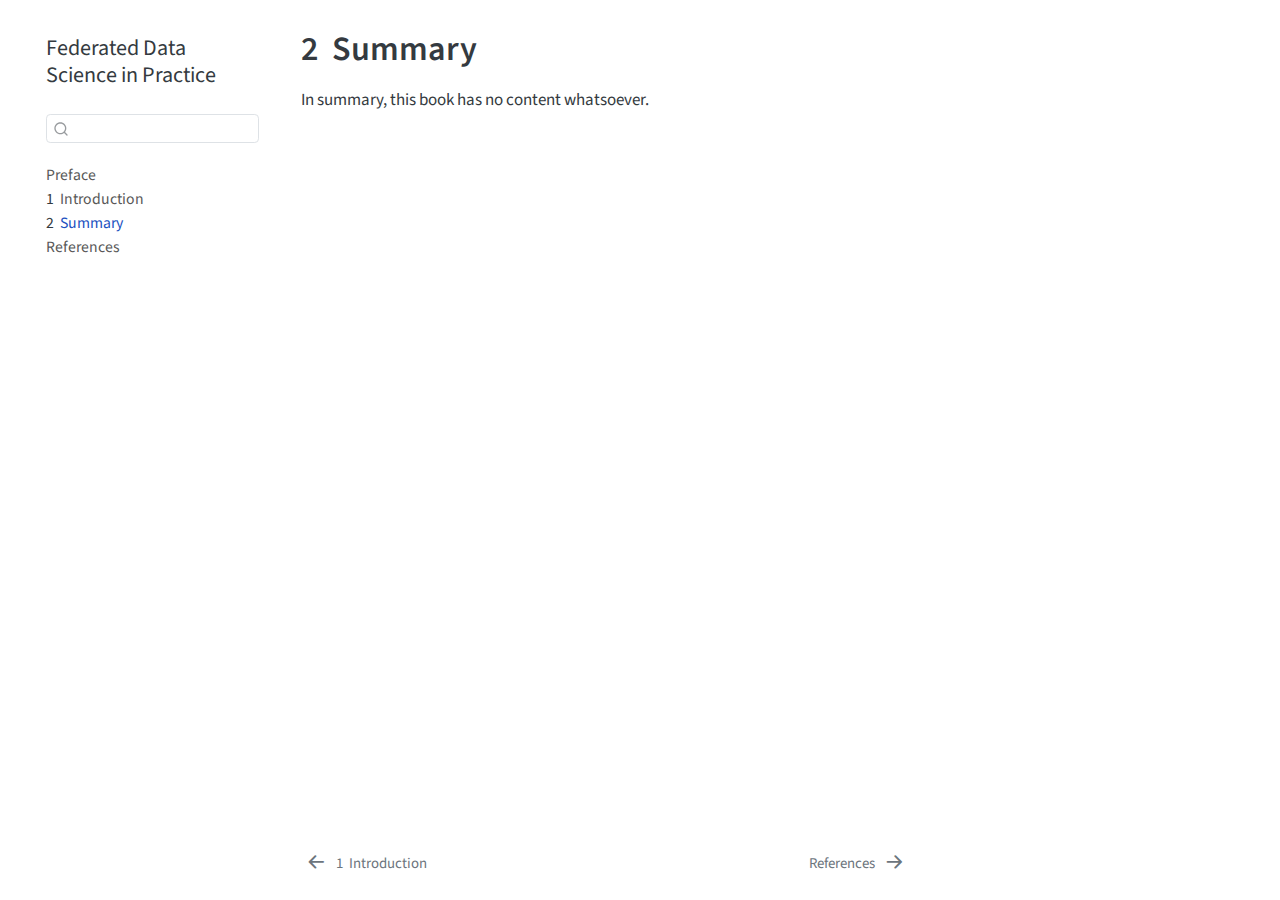
<file: summary.html>
<!DOCTYPE html>
<html xmlns="http://www.w3.org/1999/xhtml" lang="en" xml:lang="en"><head>

<meta charset="utf-8">
<meta name="generator" content="quarto-1.4.554">

<meta name="viewport" content="width=device-width, initial-scale=1.0, user-scalable=yes">


<title>Federated Data Science in Practice - 2&nbsp; Summary</title>
<style>
code{white-space: pre-wrap;}
span.smallcaps{font-variant: small-caps;}
div.columns{display: flex; gap: min(4vw, 1.5em);}
div.column{flex: auto; overflow-x: auto;}
div.hanging-indent{margin-left: 1.5em; text-indent: -1.5em;}
ul.task-list{list-style: none;}
ul.task-list li input[type="checkbox"] {
  width: 0.8em;
  margin: 0 0.8em 0.2em -1em; /* quarto-specific, see https://github.com/quarto-dev/quarto-cli/issues/4556 */ 
  vertical-align: middle;
}
</style>


<script src="site_libs/quarto-nav/quarto-nav.js"></script>
<script src="site_libs/quarto-nav/headroom.min.js"></script>
<script src="site_libs/clipboard/clipboard.min.js"></script>
<script src="site_libs/quarto-search/autocomplete.umd.js"></script>
<script src="site_libs/quarto-search/fuse.min.js"></script>
<script src="site_libs/quarto-search/quarto-search.js"></script>
<meta name="quarto:offset" content="./">
<link href="./references.html" rel="next">
<link href="./intro.html" rel="prev">
<script src="site_libs/quarto-html/quarto.js"></script>
<script src="site_libs/quarto-html/popper.min.js"></script>
<script src="site_libs/quarto-html/tippy.umd.min.js"></script>
<script src="site_libs/quarto-html/anchor.min.js"></script>
<link href="site_libs/quarto-html/tippy.css" rel="stylesheet">
<link href="site_libs/quarto-html/quarto-syntax-highlighting.css" rel="stylesheet" id="quarto-text-highlighting-styles">
<script src="site_libs/bootstrap/bootstrap.min.js"></script>
<link href="site_libs/bootstrap/bootstrap-icons.css" rel="stylesheet">
<link href="site_libs/bootstrap/bootstrap.min.css" rel="stylesheet" id="quarto-bootstrap" data-mode="light">
<script id="quarto-search-options" type="application/json">{
  "location": "sidebar",
  "copy-button": false,
  "collapse-after": 3,
  "panel-placement": "start",
  "type": "textbox",
  "limit": 50,
  "keyboard-shortcut": [
    "f",
    "/",
    "s"
  ],
  "show-item-context": false,
  "language": {
    "search-no-results-text": "No results",
    "search-matching-documents-text": "matching documents",
    "search-copy-link-title": "Copy link to search",
    "search-hide-matches-text": "Hide additional matches",
    "search-more-match-text": "more match in this document",
    "search-more-matches-text": "more matches in this document",
    "search-clear-button-title": "Clear",
    "search-text-placeholder": "",
    "search-detached-cancel-button-title": "Cancel",
    "search-submit-button-title": "Submit",
    "search-label": "Search"
  }
}</script>


</head>

<body class="nav-sidebar floating">

<div id="quarto-search-results"></div>
  <header id="quarto-header" class="headroom fixed-top">
  <nav class="quarto-secondary-nav">
    <div class="container-fluid d-flex">
      <button type="button" class="quarto-btn-toggle btn" data-bs-toggle="collapse" data-bs-target=".quarto-sidebar-collapse-item" aria-controls="quarto-sidebar" aria-expanded="false" aria-label="Toggle sidebar navigation" onclick="if (window.quartoToggleHeadroom) { window.quartoToggleHeadroom(); }">
        <i class="bi bi-layout-text-sidebar-reverse"></i>
      </button>
        <nav class="quarto-page-breadcrumbs" aria-label="breadcrumb"><ol class="breadcrumb"><li class="breadcrumb-item"><a href="./summary.html"><span class="chapter-number">2</span>&nbsp; <span class="chapter-title">Summary</span></a></li></ol></nav>
        <a class="flex-grow-1" role="button" data-bs-toggle="collapse" data-bs-target=".quarto-sidebar-collapse-item" aria-controls="quarto-sidebar" aria-expanded="false" aria-label="Toggle sidebar navigation" onclick="if (window.quartoToggleHeadroom) { window.quartoToggleHeadroom(); }">      
        </a>
      <button type="button" class="btn quarto-search-button" aria-label="" onclick="window.quartoOpenSearch();">
        <i class="bi bi-search"></i>
      </button>
    </div>
  </nav>
</header>
<!-- content -->
<div id="quarto-content" class="quarto-container page-columns page-rows-contents page-layout-article">
<!-- sidebar -->
  <nav id="quarto-sidebar" class="sidebar collapse collapse-horizontal quarto-sidebar-collapse-item sidebar-navigation floating overflow-auto">
    <div class="pt-lg-2 mt-2 text-left sidebar-header">
    <div class="sidebar-title mb-0 py-0">
      <a href="./">Federated Data Science in Practice</a> 
    </div>
      </div>
        <div class="mt-2 flex-shrink-0 align-items-center">
        <div class="sidebar-search">
        <div id="quarto-search" class="" title="Search"></div>
        </div>
        </div>
    <div class="sidebar-menu-container"> 
    <ul class="list-unstyled mt-1">
        <li class="sidebar-item">
  <div class="sidebar-item-container"> 
  <a href="./index.html" class="sidebar-item-text sidebar-link">
 <span class="menu-text">Preface</span></a>
  </div>
</li>
        <li class="sidebar-item">
  <div class="sidebar-item-container"> 
  <a href="./intro.html" class="sidebar-item-text sidebar-link">
 <span class="menu-text"><span class="chapter-number">1</span>&nbsp; <span class="chapter-title">Introduction</span></span></a>
  </div>
</li>
        <li class="sidebar-item">
  <div class="sidebar-item-container"> 
  <a href="./summary.html" class="sidebar-item-text sidebar-link active">
 <span class="menu-text"><span class="chapter-number">2</span>&nbsp; <span class="chapter-title">Summary</span></span></a>
  </div>
</li>
        <li class="sidebar-item">
  <div class="sidebar-item-container"> 
  <a href="./references.html" class="sidebar-item-text sidebar-link">
 <span class="menu-text">References</span></a>
  </div>
</li>
    </ul>
    </div>
    
</nav>
<div id="quarto-sidebar-glass" class="quarto-sidebar-collapse-item" data-bs-toggle="collapse" data-bs-target=".quarto-sidebar-collapse-item"></div>
<!-- margin-sidebar -->
    <div id="quarto-margin-sidebar" class="sidebar margin-sidebar">
    </div>
<!-- main -->
<main class="content" id="quarto-document-content">

<header id="title-block-header" class="quarto-title-block default">
<div class="quarto-title">
<h1 class="title"><span class="chapter-number">2</span>&nbsp; <span class="chapter-title">Summary</span></h1>
</div>



<div class="quarto-title-meta">

    
  
    
  </div>
  


</header>


<p>In summary, this book has no content whatsoever.</p>



</main> <!-- /main -->
<script id="quarto-html-after-body" type="application/javascript">
window.document.addEventListener("DOMContentLoaded", function (event) {
  const toggleBodyColorMode = (bsSheetEl) => {
    const mode = bsSheetEl.getAttribute("data-mode");
    const bodyEl = window.document.querySelector("body");
    if (mode === "dark") {
      bodyEl.classList.add("quarto-dark");
      bodyEl.classList.remove("quarto-light");
    } else {
      bodyEl.classList.add("quarto-light");
      bodyEl.classList.remove("quarto-dark");
    }
  }
  const toggleBodyColorPrimary = () => {
    const bsSheetEl = window.document.querySelector("link#quarto-bootstrap");
    if (bsSheetEl) {
      toggleBodyColorMode(bsSheetEl);
    }
  }
  toggleBodyColorPrimary();  
  const icon = "";
  const anchorJS = new window.AnchorJS();
  anchorJS.options = {
    placement: 'right',
    icon: icon
  };
  anchorJS.add('.anchored');
  const isCodeAnnotation = (el) => {
    for (const clz of el.classList) {
      if (clz.startsWith('code-annotation-')) {                     
        return true;
      }
    }
    return false;
  }
  const clipboard = new window.ClipboardJS('.code-copy-button', {
    text: function(trigger) {
      const codeEl = trigger.previousElementSibling.cloneNode(true);
      for (const childEl of codeEl.children) {
        if (isCodeAnnotation(childEl)) {
          childEl.remove();
        }
      }
      return codeEl.innerText;
    }
  });
  clipboard.on('success', function(e) {
    // button target
    const button = e.trigger;
    // don't keep focus
    button.blur();
    // flash "checked"
    button.classList.add('code-copy-button-checked');
    var currentTitle = button.getAttribute("title");
    button.setAttribute("title", "Copied!");
    let tooltip;
    if (window.bootstrap) {
      button.setAttribute("data-bs-toggle", "tooltip");
      button.setAttribute("data-bs-placement", "left");
      button.setAttribute("data-bs-title", "Copied!");
      tooltip = new bootstrap.Tooltip(button, 
        { trigger: "manual", 
          customClass: "code-copy-button-tooltip",
          offset: [0, -8]});
      tooltip.show();    
    }
    setTimeout(function() {
      if (tooltip) {
        tooltip.hide();
        button.removeAttribute("data-bs-title");
        button.removeAttribute("data-bs-toggle");
        button.removeAttribute("data-bs-placement");
      }
      button.setAttribute("title", currentTitle);
      button.classList.remove('code-copy-button-checked');
    }, 1000);
    // clear code selection
    e.clearSelection();
  });
    var localhostRegex = new RegExp(/^(?:http|https):\/\/localhost\:?[0-9]*\//);
    var mailtoRegex = new RegExp(/^mailto:/);
      var filterRegex = new RegExp('/' + window.location.host + '/');
    var isInternal = (href) => {
        return filterRegex.test(href) || localhostRegex.test(href) || mailtoRegex.test(href);
    }
    // Inspect non-navigation links and adorn them if external
 	var links = window.document.querySelectorAll('a[href]:not(.nav-link):not(.navbar-brand):not(.toc-action):not(.sidebar-link):not(.sidebar-item-toggle):not(.pagination-link):not(.no-external):not([aria-hidden]):not(.dropdown-item):not(.quarto-navigation-tool)');
    for (var i=0; i<links.length; i++) {
      const link = links[i];
      if (!isInternal(link.href)) {
        // undo the damage that might have been done by quarto-nav.js in the case of
        // links that we want to consider external
        if (link.dataset.originalHref !== undefined) {
          link.href = link.dataset.originalHref;
        }
      }
    }
  function tippyHover(el, contentFn, onTriggerFn, onUntriggerFn) {
    const config = {
      allowHTML: true,
      maxWidth: 500,
      delay: 100,
      arrow: false,
      appendTo: function(el) {
          return el.parentElement;
      },
      interactive: true,
      interactiveBorder: 10,
      theme: 'quarto',
      placement: 'bottom-start',
    };
    if (contentFn) {
      config.content = contentFn;
    }
    if (onTriggerFn) {
      config.onTrigger = onTriggerFn;
    }
    if (onUntriggerFn) {
      config.onUntrigger = onUntriggerFn;
    }
    window.tippy(el, config); 
  }
  const noterefs = window.document.querySelectorAll('a[role="doc-noteref"]');
  for (var i=0; i<noterefs.length; i++) {
    const ref = noterefs[i];
    tippyHover(ref, function() {
      // use id or data attribute instead here
      let href = ref.getAttribute('data-footnote-href') || ref.getAttribute('href');
      try { href = new URL(href).hash; } catch {}
      const id = href.replace(/^#\/?/, "");
      const note = window.document.getElementById(id);
      if (note) {
        return note.innerHTML;
      } else {
        return "";
      }
    });
  }
  const xrefs = window.document.querySelectorAll('a.quarto-xref');
  const processXRef = (id, note) => {
    // Strip column container classes
    const stripColumnClz = (el) => {
      el.classList.remove("page-full", "page-columns");
      if (el.children) {
        for (const child of el.children) {
          stripColumnClz(child);
        }
      }
    }
    stripColumnClz(note)
    if (id === null || id.startsWith('sec-')) {
      // Special case sections, only their first couple elements
      const container = document.createElement("div");
      if (note.children && note.children.length > 2) {
        container.appendChild(note.children[0].cloneNode(true));
        for (let i = 1; i < note.children.length; i++) {
          const child = note.children[i];
          if (child.tagName === "P" && child.innerText === "") {
            continue;
          } else {
            container.appendChild(child.cloneNode(true));
            break;
          }
        }
        if (window.Quarto?.typesetMath) {
          window.Quarto.typesetMath(container);
        }
        return container.innerHTML
      } else {
        if (window.Quarto?.typesetMath) {
          window.Quarto.typesetMath(note);
        }
        return note.innerHTML;
      }
    } else {
      // Remove any anchor links if they are present
      const anchorLink = note.querySelector('a.anchorjs-link');
      if (anchorLink) {
        anchorLink.remove();
      }
      if (window.Quarto?.typesetMath) {
        window.Quarto.typesetMath(note);
      }
      // TODO in 1.5, we should make sure this works without a callout special case
      if (note.classList.contains("callout")) {
        return note.outerHTML;
      } else {
        return note.innerHTML;
      }
    }
  }
  for (var i=0; i<xrefs.length; i++) {
    const xref = xrefs[i];
    tippyHover(xref, undefined, function(instance) {
      instance.disable();
      let url = xref.getAttribute('href');
      let hash = undefined; 
      if (url.startsWith('#')) {
        hash = url;
      } else {
        try { hash = new URL(url).hash; } catch {}
      }
      if (hash) {
        const id = hash.replace(/^#\/?/, "");
        const note = window.document.getElementById(id);
        if (note !== null) {
          try {
            const html = processXRef(id, note.cloneNode(true));
            instance.setContent(html);
          } finally {
            instance.enable();
            instance.show();
          }
        } else {
          // See if we can fetch this
          fetch(url.split('#')[0])
          .then(res => res.text())
          .then(html => {
            const parser = new DOMParser();
            const htmlDoc = parser.parseFromString(html, "text/html");
            const note = htmlDoc.getElementById(id);
            if (note !== null) {
              const html = processXRef(id, note);
              instance.setContent(html);
            } 
          }).finally(() => {
            instance.enable();
            instance.show();
          });
        }
      } else {
        // See if we can fetch a full url (with no hash to target)
        // This is a special case and we should probably do some content thinning / targeting
        fetch(url)
        .then(res => res.text())
        .then(html => {
          const parser = new DOMParser();
          const htmlDoc = parser.parseFromString(html, "text/html");
          const note = htmlDoc.querySelector('main.content');
          if (note !== null) {
            // This should only happen for chapter cross references
            // (since there is no id in the URL)
            // remove the first header
            if (note.children.length > 0 && note.children[0].tagName === "HEADER") {
              note.children[0].remove();
            }
            const html = processXRef(null, note);
            instance.setContent(html);
          } 
        }).finally(() => {
          instance.enable();
          instance.show();
        });
      }
    }, function(instance) {
    });
  }
      let selectedAnnoteEl;
      const selectorForAnnotation = ( cell, annotation) => {
        let cellAttr = 'data-code-cell="' + cell + '"';
        let lineAttr = 'data-code-annotation="' +  annotation + '"';
        const selector = 'span[' + cellAttr + '][' + lineAttr + ']';
        return selector;
      }
      const selectCodeLines = (annoteEl) => {
        const doc = window.document;
        const targetCell = annoteEl.getAttribute("data-target-cell");
        const targetAnnotation = annoteEl.getAttribute("data-target-annotation");
        const annoteSpan = window.document.querySelector(selectorForAnnotation(targetCell, targetAnnotation));
        const lines = annoteSpan.getAttribute("data-code-lines").split(",");
        const lineIds = lines.map((line) => {
          return targetCell + "-" + line;
        })
        let top = null;
        let height = null;
        let parent = null;
        if (lineIds.length > 0) {
            //compute the position of the single el (top and bottom and make a div)
            const el = window.document.getElementById(lineIds[0]);
            top = el.offsetTop;
            height = el.offsetHeight;
            parent = el.parentElement.parentElement;
          if (lineIds.length > 1) {
            const lastEl = window.document.getElementById(lineIds[lineIds.length - 1]);
            const bottom = lastEl.offsetTop + lastEl.offsetHeight;
            height = bottom - top;
          }
          if (top !== null && height !== null && parent !== null) {
            // cook up a div (if necessary) and position it 
            let div = window.document.getElementById("code-annotation-line-highlight");
            if (div === null) {
              div = window.document.createElement("div");
              div.setAttribute("id", "code-annotation-line-highlight");
              div.style.position = 'absolute';
              parent.appendChild(div);
            }
            div.style.top = top - 2 + "px";
            div.style.height = height + 4 + "px";
            div.style.left = 0;
            let gutterDiv = window.document.getElementById("code-annotation-line-highlight-gutter");
            if (gutterDiv === null) {
              gutterDiv = window.document.createElement("div");
              gutterDiv.setAttribute("id", "code-annotation-line-highlight-gutter");
              gutterDiv.style.position = 'absolute';
              const codeCell = window.document.getElementById(targetCell);
              const gutter = codeCell.querySelector('.code-annotation-gutter');
              gutter.appendChild(gutterDiv);
            }
            gutterDiv.style.top = top - 2 + "px";
            gutterDiv.style.height = height + 4 + "px";
          }
          selectedAnnoteEl = annoteEl;
        }
      };
      const unselectCodeLines = () => {
        const elementsIds = ["code-annotation-line-highlight", "code-annotation-line-highlight-gutter"];
        elementsIds.forEach((elId) => {
          const div = window.document.getElementById(elId);
          if (div) {
            div.remove();
          }
        });
        selectedAnnoteEl = undefined;
      };
        // Handle positioning of the toggle
    window.addEventListener(
      "resize",
      throttle(() => {
        elRect = undefined;
        if (selectedAnnoteEl) {
          selectCodeLines(selectedAnnoteEl);
        }
      }, 10)
    );
    function throttle(fn, ms) {
    let throttle = false;
    let timer;
      return (...args) => {
        if(!throttle) { // first call gets through
            fn.apply(this, args);
            throttle = true;
        } else { // all the others get throttled
            if(timer) clearTimeout(timer); // cancel #2
            timer = setTimeout(() => {
              fn.apply(this, args);
              timer = throttle = false;
            }, ms);
        }
      };
    }
      // Attach click handler to the DT
      const annoteDls = window.document.querySelectorAll('dt[data-target-cell]');
      for (const annoteDlNode of annoteDls) {
        annoteDlNode.addEventListener('click', (event) => {
          const clickedEl = event.target;
          if (clickedEl !== selectedAnnoteEl) {
            unselectCodeLines();
            const activeEl = window.document.querySelector('dt[data-target-cell].code-annotation-active');
            if (activeEl) {
              activeEl.classList.remove('code-annotation-active');
            }
            selectCodeLines(clickedEl);
            clickedEl.classList.add('code-annotation-active');
          } else {
            // Unselect the line
            unselectCodeLines();
            clickedEl.classList.remove('code-annotation-active');
          }
        });
      }
  const findCites = (el) => {
    const parentEl = el.parentElement;
    if (parentEl) {
      const cites = parentEl.dataset.cites;
      if (cites) {
        return {
          el,
          cites: cites.split(' ')
        };
      } else {
        return findCites(el.parentElement)
      }
    } else {
      return undefined;
    }
  };
  var bibliorefs = window.document.querySelectorAll('a[role="doc-biblioref"]');
  for (var i=0; i<bibliorefs.length; i++) {
    const ref = bibliorefs[i];
    const citeInfo = findCites(ref);
    if (citeInfo) {
      tippyHover(citeInfo.el, function() {
        var popup = window.document.createElement('div');
        citeInfo.cites.forEach(function(cite) {
          var citeDiv = window.document.createElement('div');
          citeDiv.classList.add('hanging-indent');
          citeDiv.classList.add('csl-entry');
          var biblioDiv = window.document.getElementById('ref-' + cite);
          if (biblioDiv) {
            citeDiv.innerHTML = biblioDiv.innerHTML;
          }
          popup.appendChild(citeDiv);
        });
        return popup.innerHTML;
      });
    }
  }
});
</script>
<nav class="page-navigation">
  <div class="nav-page nav-page-previous">
      <a href="./intro.html" class="pagination-link" aria-label="Introduction">
        <i class="bi bi-arrow-left-short"></i> <span class="nav-page-text"><span class="chapter-number">1</span>&nbsp; <span class="chapter-title">Introduction</span></span>
      </a>          
  </div>
  <div class="nav-page nav-page-next">
      <a href="./references.html" class="pagination-link" aria-label="References">
        <span class="nav-page-text">References</span> <i class="bi bi-arrow-right-short"></i>
      </a>
  </div>
</nav>
</div> <!-- /content -->




</body></html>
</file>
<file: site_libs/quarto-html/tippy.css>
.tippy-box[data-animation=fade][data-state=hidden]{opacity:0}[data-tippy-root]{max-width:calc(100vw - 10px)}.tippy-box{position:relative;background-color:#333;color:#fff;border-radius:4px;font-size:14px;line-height:1.4;white-space:normal;outline:0;transition-property:transform,visibility,opacity}.tippy-box[data-placement^=top]>.tippy-arrow{bottom:0}.tippy-box[data-placement^=top]>.tippy-arrow:before{bottom:-7px;left:0;border-width:8px 8px 0;border-top-color:initial;transform-origin:center top}.tippy-box[data-placement^=bottom]>.tippy-arrow{top:0}.tippy-box[data-placement^=bottom]>.tippy-arrow:before{top:-7px;left:0;border-width:0 8px 8px;border-bottom-color:initial;transform-origin:center bottom}.tippy-box[data-placement^=left]>.tippy-arrow{right:0}.tippy-box[data-placement^=left]>.tippy-arrow:before{border-width:8px 0 8px 8px;border-left-color:initial;right:-7px;transform-origin:center left}.tippy-box[data-placement^=right]>.tippy-arrow{left:0}.tippy-box[data-placement^=right]>.tippy-arrow:before{left:-7px;border-width:8px 8px 8px 0;border-right-color:initial;transform-origin:center right}.tippy-box[data-inertia][data-state=visible]{transition-timing-function:cubic-bezier(.54,1.5,.38,1.11)}.tippy-arrow{width:16px;height:16px;color:#333}.tippy-arrow:before{content:"";position:absolute;border-color:transparent;border-style:solid}.tippy-content{position:relative;padding:5px 9px;z-index:1}
</file>
<file: site_libs/quarto-html/quarto-syntax-highlighting.css>
/* quarto syntax highlight colors */
:root {
  --quarto-hl-ot-color: #003B4F;
  --quarto-hl-at-color: #657422;
  --quarto-hl-ss-color: #20794D;
  --quarto-hl-an-color: #5E5E5E;
  --quarto-hl-fu-color: #4758AB;
  --quarto-hl-st-color: #20794D;
  --quarto-hl-cf-color: #003B4F;
  --quarto-hl-op-color: #5E5E5E;
  --quarto-hl-er-color: #AD0000;
  --quarto-hl-bn-color: #AD0000;
  --quarto-hl-al-color: #AD0000;
  --quarto-hl-va-color: #111111;
  --quarto-hl-bu-color: inherit;
  --quarto-hl-ex-color: inherit;
  --quarto-hl-pp-color: #AD0000;
  --quarto-hl-in-color: #5E5E5E;
  --quarto-hl-vs-color: #20794D;
  --quarto-hl-wa-color: #5E5E5E;
  --quarto-hl-do-color: #5E5E5E;
  --quarto-hl-im-color: #00769E;
  --quarto-hl-ch-color: #20794D;
  --quarto-hl-dt-color: #AD0000;
  --quarto-hl-fl-color: #AD0000;
  --quarto-hl-co-color: #5E5E5E;
  --quarto-hl-cv-color: #5E5E5E;
  --quarto-hl-cn-color: #8f5902;
  --quarto-hl-sc-color: #5E5E5E;
  --quarto-hl-dv-color: #AD0000;
  --quarto-hl-kw-color: #003B4F;
}

/* other quarto variables */
:root {
  --quarto-font-monospace: SFMono-Regular, Menlo, Monaco, Consolas, "Liberation Mono", "Courier New", monospace;
}

pre > code.sourceCode > span {
  color: #003B4F;
}

code span {
  color: #003B4F;
}

code.sourceCode > span {
  color: #003B4F;
}

div.sourceCode,
div.sourceCode pre.sourceCode {
  color: #003B4F;
}

code span.ot {
  color: #003B4F;
  font-style: inherit;
}

code span.at {
  color: #657422;
  font-style: inherit;
}

code span.ss {
  color: #20794D;
  font-style: inherit;
}

code span.an {
  color: #5E5E5E;
  font-style: inherit;
}

code span.fu {
  color: #4758AB;
  font-style: inherit;
}

code span.st {
  color: #20794D;
  font-style: inherit;
}

code span.cf {
  color: #003B4F;
  font-style: inherit;
}

code span.op {
  color: #5E5E5E;
  font-style: inherit;
}

code span.er {
  color: #AD0000;
  font-style: inherit;
}

code span.bn {
  color: #AD0000;
  font-style: inherit;
}

code span.al {
  color: #AD0000;
  font-style: inherit;
}

code span.va {
  color: #111111;
  font-style: inherit;
}

code span.bu {
  font-style: inherit;
}

code span.ex {
  font-style: inherit;
}

code span.pp {
  color: #AD0000;
  font-style: inherit;
}

code span.in {
  color: #5E5E5E;
  font-style: inherit;
}

code span.vs {
  color: #20794D;
  font-style: inherit;
}

code span.wa {
  color: #5E5E5E;
  font-style: italic;
}

code span.do {
  color: #5E5E5E;
  font-style: italic;
}

code span.im {
  color: #00769E;
  font-style: inherit;
}

code span.ch {
  color: #20794D;
  font-style: inherit;
}

code span.dt {
  color: #AD0000;
  font-style: inherit;
}

code span.fl {
  color: #AD0000;
  font-style: inherit;
}

code span.co {
  color: #5E5E5E;
  font-style: inherit;
}

code span.cv {
  color: #5E5E5E;
  font-style: italic;
}

code span.cn {
  color: #8f5902;
  font-style: inherit;
}

code span.sc {
  color: #5E5E5E;
  font-style: inherit;
}

code span.dv {
  color: #AD0000;
  font-style: inherit;
}

code span.kw {
  color: #003B4F;
  font-style: inherit;
}

.prevent-inlining {
  content: "</";
}

/*# sourceMappingURL=debc5d5d77c3f9108843748ff7464032.css.map */
</file>
